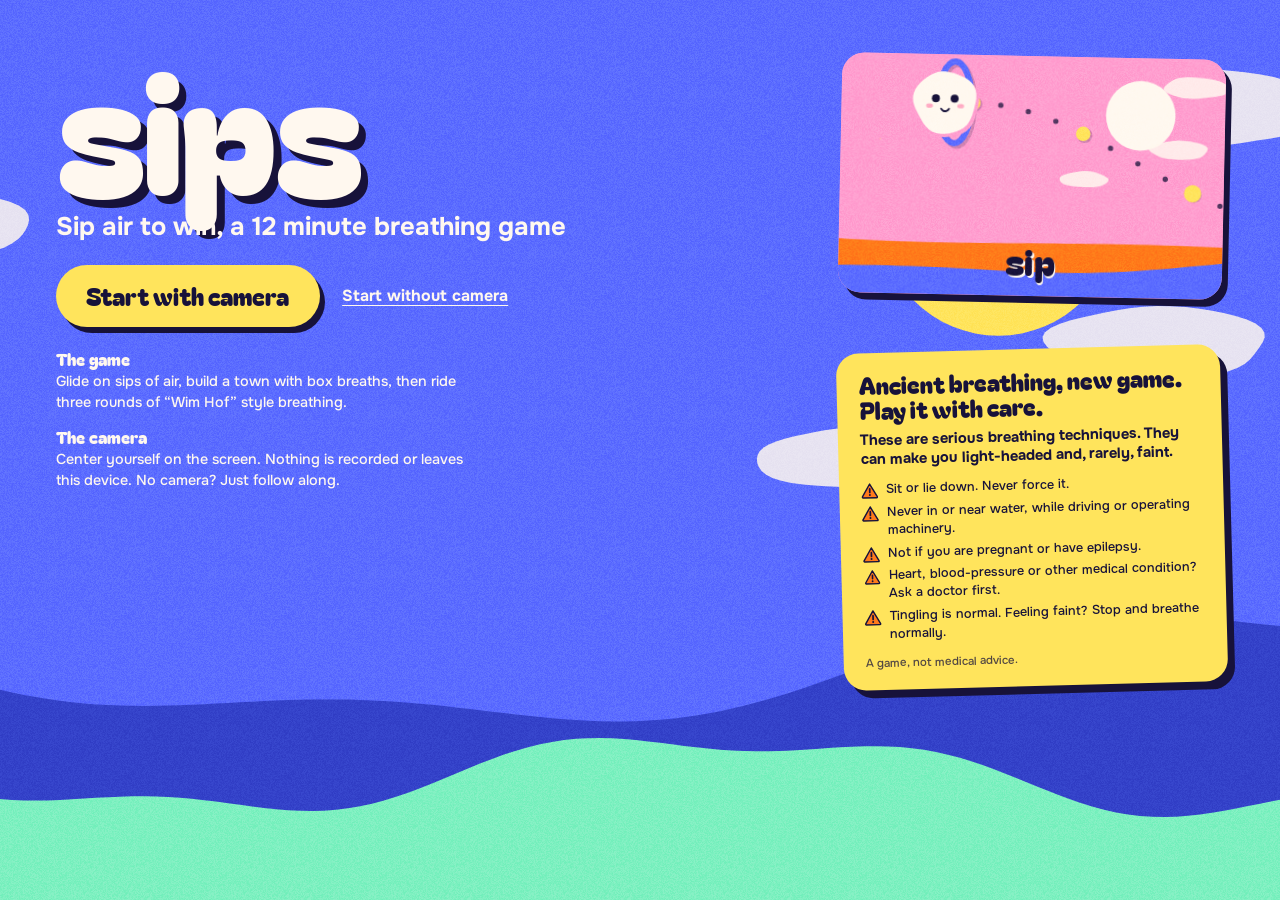
<file: index.html>
<!doctype html>
<html lang="en">
<head>
<meta charset="utf-8">
<meta name="viewport" content="width=device-width,initial-scale=1,viewport-fit=cover">
<meta name="theme-color" content="#5b6cff">
<meta name="apple-mobile-web-app-capable" content="yes">
<meta name="mobile-web-app-capable" content="yes">
<title>Sips</title>
<meta name="description" content="A breathing game. Sips, box breathing and three rounds of &quot;Wim Hof&quot; style breathing, played with your own breath.">
<link rel="icon" href="data:image/svg+xml,<svg xmlns='http://www.w3.org/2000/svg' viewBox='0 0 100 100'><circle cx='54' cy='55' r='42' fill='%23ff9ecf'/><circle cx='50' cy='50' r='42' fill='%23fff8ef'/><circle cx='37' cy='45' r='5' fill='%2317123a'/><circle cx='63' cy='45' r='5' fill='%2317123a'/></svg>">
<link rel="preconnect" href="https://fonts.googleapis.com">
<link rel="preconnect" href="https://fonts.gstatic.com" crossorigin>
<link href="https://fonts.googleapis.com/css2?family=Bagel+Fat+One&family=Onest:wght@400;500;700&display=swap" rel="stylesheet">
<link rel="stylesheet" href="style.css">
</head>
<body class="pre">
<canvas id="c" aria-label="Breathing game"></canvas>
<video id="video" playsinline muted></video>

<header id="hud">
  <div id="bar" role="progressbar" aria-label="Journey progress" aria-valuemin="0" aria-valuemax="100"><div id="barFill"></div><div id="barMarks"></div><div id="barHead"></div></div>
  <div id="chip" role="status"><i></i><span>Follow the pacer</span></div>
  <div class="btns">
    <button id="bMusic" title="Change the music style">Music: Pop</button>
    <button id="bSound" aria-pressed="true">Sound on</button>
    <button id="bSkip" title="Skip to the next part (right arrow)">Skip ahead</button>
  </div>
</header>
<button id="air">Breathe in now</button>
<button id="setupGo">Start now</button>

<main id="intro">
  <div class="head">
    <h1>sips</h1>
    <p class="tag">Sip air to win, a 12 minute breathing game</p>
  </div>
  <canvas id="hero" aria-label="Preview: Puff glides along a dotted path, collecting coins as it breathes"></canvas>
  <div class="go">
    <button id="start" class="big">Start with camera</button>
    <button id="startNo" class="plain">Start without camera</button>
  </div>
  <div class="facts">
    <p><b>The game</b> Glide on sips of air, build a town with box breaths, then ride three rounds of “Wim Hof” style breathing.</p>
    <p><b>The camera</b> <span class="desk">Center yourself on the screen.</span><span class="mob">Stand your phone on a table, leaning on something, an arm's length away, so it sees your face and chest. Don't hold it.</span> Nothing is recorded or leaves this device. No camera? Just follow along.</p>
  </div>
  <aside class="safety">
    <h2>Ancient breathing, new game. Play it with care.</h2>
    <p class="lede">These are serious breathing techniques. They can make you light-headed and, rarely, faint.</p>
    <ul>
      <li>Sit or lie down. Never force it.</li>
      <li>Never in or near water, while driving or operating machinery.</li>
      <li>Not if you are pregnant or have epilepsy.</li>
      <li>Heart, blood-pressure or other medical condition? Ask a doctor first.</li>
      <li>Tingling is normal. Feeling faint? Stop and breathe normally.</li>
    </ul>
    <p class="note">A game, not medical advice.</p>
  </aside>
</main>

<section id="results" hidden>
  <div class="card">
    <h2>you landed</h2>
    <p class="hero"><b id="rHold">0:00</b><span>longest breath hold</span></p>
    <dl id="rRows"></dl>
    <div class="go">
      <button id="again" class="big">Go again</button>
      <button id="share" class="big alt">Share with a friend</button>
    </div>
    <div id="plusSlot"></div>
  </div>
</section>

<script type="module" src="js/main.js"></script>
</body>
</html>
</file>
<file: style.css>
:root {
  --peri: #5b6cff; --deep: #3442c9; --tang: #ff7a1a; --lemon: #ffe45c; --milk: #fff8ef;
  --ink: #17123a; --mint: #7df0c0; --pink: #ff9ecf;
  --display: "Bagel Fat One", "Arial Rounded MT Bold", system-ui, sans-serif;
  --body: "Onest", system-ui, sans-serif;
}
* { box-sizing: border-box; }
html, body { margin: 0; height: 100%; overflow: hidden; background: var(--peri); color: var(--ink); font: 500 1rem/1.5 var(--body); -webkit-font-smoothing: antialiased; }
html, body { overscroll-behavior: none; -webkit-tap-highlight-color: transparent; }
#c { position: fixed; inset: 0; width: 100%; height: 100%; display: block; touch-action: none; -webkit-user-select: none; user-select: none; -webkit-touch-callout: none; }
.mob, .touch .desk { display: none; } .touch .mob { display: inline; }
#hud, #air { -webkit-user-select: none; user-select: none; }
#video { position: fixed; width: 1px; height: 1px; opacity: 0; pointer-events: none; }
button { font: inherit; color: inherit; cursor: pointer; border: 0; background: none; }
button:focus-visible { outline: 3px solid var(--ink); outline-offset: 3px; }

/* ---------------------------------------------------------------- in-game chrome */
#hud { position: fixed; inset: 0 0 auto 0; display: flex; align-items: center; gap: .6rem; padding: max(.8rem, env(safe-area-inset-top)) 1rem 0; pointer-events: none; transition: opacity .4s; }
body.pre #hud, body.done #hud, body.setup #hud { opacity: 0; visibility: hidden; }
#hud > * { pointer-events: auto; }
#bar { position: relative; flex: 1; max-width: 22rem; height: .95rem; margin-right: auto; border-radius: 1rem; background: rgba(23, 18, 58, .28); box-shadow: 3px 3px 0 rgba(23, 18, 58, .22); }
#barFill { position: absolute; inset: 0 auto 0 0; width: 0; min-width: .95rem; border-radius: 1rem; background: var(--lemon); }
#barMarks i { position: absolute; top: 50%; width: .34rem; height: .34rem; margin: -.17rem 0 0 -.17rem; border-radius: 50%; background: var(--milk); opacity: .85; }
#barHead { position: absolute; top: 50%; left: 0; width: 1.7rem; height: 1.55rem; margin: -.78rem 0 0 -.85rem; border-radius: 48% 52% 50% 50%; background: var(--milk); box-shadow: 2px 2px 0 var(--pink); }
#barHead::before, #barHead::after { content: ""; position: absolute; top: .58rem; width: .22rem; height: .22rem; border-radius: 50%; background: var(--ink); }
#barHead::before { left: .5rem; } #barHead::after { right: .5rem; }
#chip, #hud button { background: var(--milk); color: var(--ink); border-radius: 2rem; padding: .35rem .8rem; font-size: .8rem; font-weight: 700; box-shadow: 3px 3px 0 rgba(23, 18, 58, .22); }
#chip, #hud button { white-space: nowrap; }
@media (max-width: 520px) { #hud { flex-wrap: wrap; row-gap: .5rem; } #bar { flex-basis: 100%; max-width: none; margin-right: .8rem; } .btns { margin-left: auto; } #chip, #hud button { font-size: .72rem; padding: .3rem .65rem; } }
#chip { display: flex; align-items: center; gap: .45rem; }
#chip i { width: .6rem; height: .6rem; border-radius: 50%; background: var(--ink); opacity: .3; transform: scale(var(--s, 1)); }
#chip.live i { background: var(--tang); opacity: 1; }
.btns { display: flex; gap: .5rem; }
#hud button:hover { background: var(--lemon); }
#air { position: fixed; left: 50%; bottom: max(1.4rem, env(safe-area-inset-bottom)); transform: translateX(-50%); background: var(--milk); color: var(--ink); font-family: var(--display); font-size: 1.25rem; padding: .7rem 1.6rem; border-radius: 3rem; box-shadow: 4px 4px 0 var(--peri); opacity: 0; visibility: hidden; transition: opacity .6s; }
#air.show { opacity: 1; visibility: visible; }
#setupGo { position: fixed; left: 50%; bottom: max(1.2rem, env(safe-area-inset-bottom)); transform: translateX(-50%); background: var(--milk); color: var(--ink); font-family: var(--display); font-size: 1.1rem; padding: .6rem 1.5rem; border-radius: 3rem; box-shadow: 4px 4px 0 var(--ink); display: none; }
body.setup #setupGo { display: block; }

/* ---------------------------------------------------------------- start screen */
#intro { position: fixed; inset: 0; overflow: auto; display: grid; grid-template-columns: minmax(0, 32rem) minmax(0, 24rem); grid-template-areas: "head hero" "go hero" "facts safety"; justify-content: space-between; align-content: start; align-items: start; gap: 1.4rem 2.5rem; padding: clamp(1.2rem, 4.5vw, 3.5rem); color: var(--milk); }
body:not(.pre) #intro { display: none; }
.head { grid-area: head; }
h1 { font: 400 clamp(4.6rem, 15vw, 10.5rem)/.8 var(--display); margin: 0 0 1.2rem; letter-spacing: -.02em; text-shadow: .045em .05em 0 var(--ink); }
.tag { font-size: clamp(1.2rem, 2vw, 1.6rem); font-weight: 700; line-height: 1.3; margin: 0; }
#hero { grid-area: hero; display: block; width: 100%; aspect-ratio: 16 / 10; border-radius: 1.4rem; background: var(--pink); box-shadow: 6px 7px 0 var(--ink); transform: rotate(1.2deg); }
.go { grid-area: go; display: flex; flex-wrap: wrap; align-items: center; gap: .6rem 1.4rem; }
.big { font-family: var(--display); font-size: 1.5rem; background: var(--lemon); color: var(--ink); padding: .8rem 1.9rem; border-radius: 3rem; box-shadow: 5px 6px 0 var(--ink); transition: transform .12s, box-shadow .12s; }
.big:hover { transform: translate(-1px, -2px); box-shadow: 6px 8px 0 var(--ink); }
.big:active { transform: translate(4px, 5px); box-shadow: 1px 1px 0 var(--ink); }
.big.alt { background: var(--peri); color: var(--milk); }
.card .go { display: flex; flex-wrap: wrap; gap: 1rem 1.1rem; justify-content: center; align-items: center; }
.card .go .big { font-size: 1.3rem; padding: .75rem 1.5rem; }
.plain { text-decoration: underline; text-underline-offset: .25em; font-weight: 700; padding: .5rem 0; }
.facts { grid-area: facts; display: grid; gap: .9rem; max-width: 27rem; font-size: .9rem; line-height: 1.45; }
.facts p { margin: 0; }
.facts b { display: block; font: 400 1.05rem/1.2 var(--display); letter-spacing: .01em; margin-bottom: .1rem; }
.safety { grid-area: safety; background: var(--lemon); color: var(--ink); border-radius: 1.4rem; padding: 1.2rem 1.4rem 1.1rem; transform: rotate(-1.5deg); box-shadow: 7px 8px 0 var(--ink); }
.safety h2 { font: 400 1.5rem/1.05 var(--display); margin: 0 0 .5rem; }
.safety .lede { margin: 0 0 .7rem; font-size: .92rem; font-weight: 700; line-height: 1.35; }
.safety ul { margin: 0; padding: 0; list-style: none; font-size: .8rem; line-height: 1.4; }
.safety li { position: relative; padding-left: 1.55rem; }
.safety li + li { margin-top: .3rem; }
.safety li::before { content: ""; position: absolute; left: 0; top: .08em; width: 1.05rem; height: 1.05rem; background: url("data:image/svg+xml,%3Csvg xmlns='http://www.w3.org/2000/svg' viewBox='0 0 24 24'%3E%3Cpath d='M12 2.6 22.4 20.4a1 1 0 0 1-.9 1.5H2.5a1 1 0 0 1-.9-1.5Z' fill='%23ff7a1a' stroke='%2317123a' stroke-width='2' stroke-linejoin='round'/%3E%3Cpath d='M12 9.2v5.2' stroke='%2317123a' stroke-width='2.4' stroke-linecap='round'/%3E%3Ccircle cx='12' cy='18' r='1.4' fill='%2317123a'/%3E%3C/svg%3E") center / contain no-repeat; }
.safety .note { margin: .7rem 0 0; font-size: .72rem; opacity: .75; }
@media (max-width: 760px) {
  #intro { grid-template-columns: minmax(0, 1fr); grid-template-areas: "head" "hero" "go" "facts" "safety"; gap: 1.1rem; }
  h1 { margin-bottom: .7rem; }
  #hero { aspect-ratio: 16 / 9; transform: rotate(-1deg); }
  .safety { transform: rotate(-1deg); }
  .facts { max-width: none; background: var(--deep); border-radius: 1.2rem; padding: 1.1rem 1.2rem; margin: .4rem 0 .3rem; }
  .safety { margin-bottom: 1.5rem; }
}

/* ---------------------------------------------------------------- results */
#results { position: fixed; inset: 0; display: grid; place-items: center; padding: 1rem; overflow: auto; }
#results[hidden] { display: none; }
.card { background: var(--milk); border-radius: 1.8rem; padding: 2rem 2.2rem; width: min(26rem, 100%); box-shadow: 8px 10px 0 var(--ink); transform: rotate(-1.2deg); animation: drop .5s cubic-bezier(.2, 1.4, .4, 1); }
@keyframes drop { from { transform: translateY(-40px) rotate(4deg) scale(.9); opacity: 0; } }
.card h2 { font: 400 2.6rem/.9 var(--display); margin: 0 0 1rem; color: var(--peri); }
.hero { margin: 0 0 1.2rem; }
.hero b { display: block; font: 400 5rem/.95 var(--display); color: var(--tang); font-variant-numeric: tabular-nums; }
.hero span { font-weight: 700; }
dl { display: grid; grid-template-columns: 1fr auto; gap: .35rem 1rem; margin: 0 0 1.5rem; font-size: .95rem; }
dt { opacity: .8; } dd { margin: 0; font-weight: 700; text-align: right; font-variant-numeric: tabular-nums; }
.card .plain { color: var(--ink); }
@media (prefers-reduced-motion: reduce) { .card { animation: none; } .big, #hud, #air { transition: none; } }
</file>
